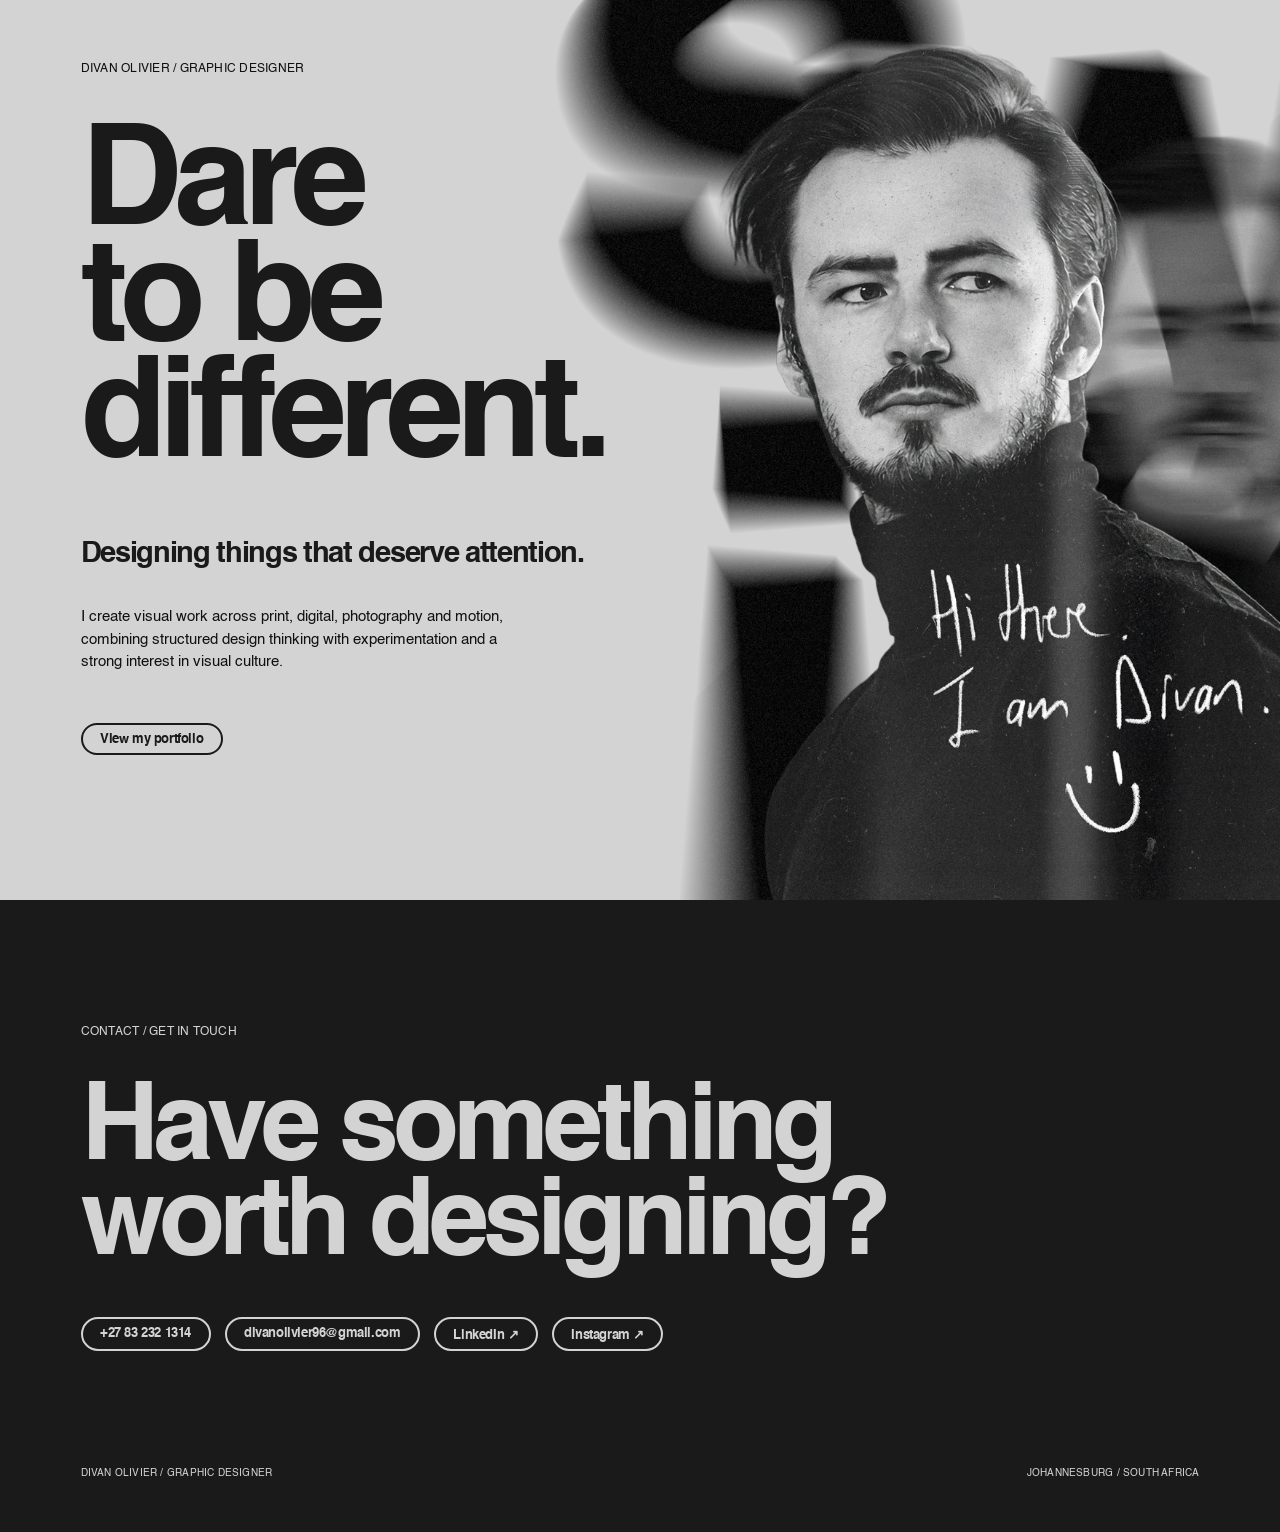
<file: index.html>
<!DOCTYPE html>
<html lang="en">
<head>
  <meta charset="UTF-8">
  <meta name="viewport" content="width=device-width, initial-scale=1.0">
  <title>Divan Olivier | Graphic Designer</title>
  <meta name="description" content="Divan Olivier is a graphic designer working across print, digital, photography and motion.">
  <link rel="stylesheet" href="style.css?v=20261004-mobile-subheading">
</head>
<body>
  <main>
    <section class="hero">
      <canvas class="hero-photo" role="img" aria-label="Portrait of Divan Olivier"></canvas>
      <div class="difference-lens" aria-hidden="true"></div>
      <div class="hero-content">
        <p class="eyebrow">DIVAN OLIVIER / GRAPHIC DESIGNER</p>
        <h1 class="headline-reveal"><span class="headline-main">Dare<br>to be<br>different.</span><span class="hidden-phrase" aria-hidden="true">In a<br>sea of<br>sameness</span></h1>
        <h2 class="hero-subheading">Designing things that deserve attention.</h2>
        <p class="intro">I create visual work across print, digital, photography and motion, combining structured design thinking with experimentation and a strong interest in visual culture.</p>
        <a class="pill" href="divan-portfolio.pdf" target="_blank" rel="noopener">View my portfolio</a>
      </div>
    </section>

    <section class="contact" aria-labelledby="contact-title">
      <p class="eyebrow">CONTACT / GET IN TOUCH</p>
      <h2 id="contact-title">Have something<br>worth designing?</h2>
      <div class="links">
        <a class="pill" href="tel:+27832321314">+27 83 232 1314</a>
        <a class="pill" href="mailto:divanolivier96@gmail.com">divanolivier96@gmail.com</a>
        <a class="pill" href="https://www.linkedin.com/in/divan-olivier-b3259116b/" target="_blank" rel="noopener">LinkedIn ↗</a>
        <a class="pill" href="https://www.instagram.com/official_divanolivier/" target="_blank" rel="noopener">Instagram ↗</a>
      </div>
      <p class="meta"><span>DIVAN OLIVIER / GRAPHIC DESIGNER</span><span>JOHANNESBURG / SOUTH AFRICA</span></p>
    </section>
  </main>
  <script src="script.js?v=20261004-mobile-subheading"></script>
</body>
</html>
</file>
<file: style.css>
@font-face{font-family:"Helvetica Local";src:url("Helvetica.ttf") format("truetype");font-weight:400;font-display:swap}
@font-face{font-family:"Helvetica Local";src:url("Helvetica-Bold.ttf") format("truetype");font-weight:700;font-display:swap}
@font-face{font-family:"Helvetica Local";src:url("helvetica-light-587ebe5a59211.ttf") format("truetype");font-weight:300;font-display:swap}
:root{--bg:#d3d3d3;--ink:#1a1a1a;--pad:6.3vw}
*{box-sizing:border-box;margin:0;padding:0}
body{background:var(--bg);color:var(--ink);font-family:"Helvetica Local",Helvetica,Arial,sans-serif;font-weight:400;overflow-x:hidden}

.eyebrow{font-size:clamp(11px,.95vw,19px);font-weight:300;letter-spacing:0;text-transform:uppercase}
h1,h2{font-weight:700;letter-spacing:-.05em}
.pill{display:inline-block;border:.2vw solid var(--ink);border-width:max(2px,.16vw);border-radius:99px;padding:.55em 1.3em;color:var(--ink);text-decoration:none;font-size:clamp(13px,1.05vw,21px);font-weight:700;letter-spacing:-.03em;transition:background .25s,color .25s}
.pill:hover{background:var(--ink);color:var(--bg)}

/* hero: type on the left, the photograph fills the right */
.hero{position:relative;min-height:100svh;overflow:hidden}
.hero-photo{position:absolute;inset:0;bottom:-1px;width:100%;height:calc(100% + 1px);display:block;object-fit:cover;object-position:right center;will-change:transform;user-select:none;pointer-events:none}
.hero-content{position:relative;z-index:2;display:flex;flex-direction:column;align-items:flex-start;padding:7vh var(--pad) 8vh;min-height:100svh}
.hero h1{margin-top:6vh;font-size:clamp(64px,10.9vw,240px);line-height:.83;letter-spacing:-.055em}
.hero h2{margin-top:7vh;font-size:clamp(20px,2.3vw,48px);letter-spacing:-.045em;line-height:1.05}
.intro{margin-top:4vh;max-width:36vw;font-size:clamp(13px,.95vw,19px);line-height:1.4;font-weight:300;letter-spacing:-.01em}
.hero .pill{margin-top:auto}

/* contact: same grey, same type, same pills */
.contact{position:relative;padding:14vh var(--pad) 6vh;display:flex;flex-direction:column;align-items:flex-start;gap:5vh;border-top:max(1px,.08vw) solid var(--ink)}
.contact h2{font-size:clamp(48px,8.4vw,190px);line-height:.88;letter-spacing:-.055em}
.links{display:flex;flex-wrap:wrap;gap:1.1vw}
.meta{display:flex;justify-content:space-between;gap:30px;width:100%;margin-top:8vh;font-size:clamp(10px,.8vw,15px);font-weight:300;letter-spacing:.02em}

@media(max-width:800px){
  :root{--pad:7vw}
  .hero{
    min-height:0;
    display:flex;
    flex-direction:column;
  }
  .hero-content{
    order:1;
    min-height:0;
    padding:4.5svh var(--pad) 5svh;
    background:#1a1a1a;
    color:#1a1a1a;
  }
  .hero-photo{
    position:relative;
    order:2;
    inset:auto;
    display:block;
    width:100%;
    height:75vw;
    min-height:0;
    max-height:none;
    aspect-ratio:auto;
    object-fit:cover;
    object-position:66% center;
    transform:none !important;
  }
  .hero h1{
    font-size:17vw;
    line-height:.86;
    margin-top:3svh;
  }
  .hero h2{
    font-size:5.4vw;
    line-height:1.08;
    margin-top:3.5svh;
    max-width:82vw;
  }
  .intro{
    max-width:84vw;
    font-size:15px !important;
    line-height:1.45 !important;
    margin-top:2.5svh;
  }
  .hero .pill{
    margin-top:3svh !important;
    margin-bottom:0;
    border-color:#d3d3d3;
    color:#d3d3d3;
    background:transparent;
  }
  .hero h1,
  .hero-content .headline-main{
    color:#d3d3d3 !important;
  }
  .hero-content .eyebrow,
  .hero-content .intro{
    color:#d3d3d3 !important;
  }
  .hero-content .pill:hover{
    background:#d3d3d3;
    color:#1a1a1a;
  }
  .links{flex-direction:column;align-items:flex-start;gap:10px}
  .meta{flex-direction:column;gap:8px}
  .contact{
    padding-top:9vh;
    gap:3.5vh;
    background:#1a1a1a;
    color:#d3d3d3;
    border-top-color:#d3d3d3;
  }
  .contact h2{font-size:15vw;line-height:.9}
  .contact .pill{
    font-size:14px;
    border-color:#d3d3d3;
    color:#d3d3d3;
    background:transparent;
  }
  .contact .eyebrow,
  .contact .meta,
  .contact .meta span{
    color:#d3d3d3 !important;
  }
  .contact .pill:hover{
    background:#d3d3d3;
    color:#1a1a1a;
  }
}
@media(prefers-reduced-motion:reduce){*{transition:none!important}}

/* ---------- clearer small text ---------- */
.eyebrow,
.intro,
.meta,
.meta span{
  font-weight:400 !important;      /* regular weight instead of Light */
  color:#111 !important;           /* slightly darker for contrast on the grey */
  -webkit-font-smoothing:antialiased;
  text-rendering:optimizeLegibility;
}
.intro{
  font-size:clamp(15px,1.15vw,23px) !important;
  line-height:1.5 !important;
  letter-spacing:0 !important;
}
.eyebrow,
.meta{
  letter-spacing:.02em !important;
}

/* ---------- fixed gap between the intro paragraph and the portfolio button ---------- */
.hero-content .pill,
.hero .pill{
  margin-top:clamp(28px,5.5vh,64px) !important;   /* the space above the button */
}
.hero-content .intro,
.hero .intro{
  margin-bottom:0 !important;
}


/* ---------- desktop contact inversion ---------- */
.contact{
  background:#1a1a1a;
  color:#d3d3d3;
  border-top:0;
}
.contact .eyebrow,
.contact .meta,
.contact .meta span{
  color:#d3d3d3 !important;
}
.contact .pill{
  border-color:#d3d3d3;
  color:#d3d3d3;
  background:transparent;
}
.contact .pill:hover{
  background:#d3d3d3;
  color:#1a1a1a;
}


/* ---------- subtle cursor difference lens ---------- */
.difference-lens{
  position:fixed;
  z-index:3;
  width:clamp(140px,12vw,230px);
  height:clamp(140px,12vw,230px);
  border-radius:50%;
  pointer-events:none;
  opacity:0;
  transform:translate(-50%,-50%) scale(.92);
  background:rgba(255,255,255,.9);
  mix-blend-mode:difference;
  filter:blur(18px);
  transition:opacity .25s ease,transform .35s ease;
  will-change:left,top,transform,opacity;
}
.hero:hover .difference-lens{
  opacity:.72;
  transform:translate(-50%,-50%) scale(1);
}
@media(max-width:800px){
  .difference-lens{display:none}
}
@media(prefers-reduced-motion:reduce){
  .difference-lens{display:none}
}

/* ---------- context-sensitive designer cursors ---------- */
@media (pointer:fine) and (prefers-reduced-motion:no-preference){
  html, body{
    cursor:url("data:image/svg+xml,%3Csvg xmlns='http://www.w3.org/2000/svg' width='32' height='32' viewBox='0 0 32 32'%3E%3Ccircle cx='16' cy='16' r='9' fill='none' stroke='%231a1a1a' stroke-width='2'/%3E%3Ccircle cx='16' cy='16' r='2' fill='%231a1a1a'/%3E%3C/svg%3E") 16 16, auto;
  }

  .hero, .hero a, .hero button, .hero .pill{
    cursor:url("data:image/svg+xml,%3Csvg xmlns='http://www.w3.org/2000/svg' width='32' height='32' viewBox='0 0 32 32'%3E%3Ccircle cx='16' cy='16' r='9' fill='none' stroke='%231a1a1a' stroke-width='2'/%3E%3Ccircle cx='16' cy='16' r='2' fill='%231a1a1a'/%3E%3C/svg%3E") 16 16, auto;
  }

  .contact, .contact a, .contact button, .contact .pill{
    cursor:url("data:image/svg+xml,%3Csvg xmlns='http://www.w3.org/2000/svg' width='32' height='32' viewBox='0 0 32 32'%3E%3Cpath d='M3 3L9 25L13 17L21 13L3 3Z' fill='%23ffffff' stroke='%23ffffff' stroke-width='1.5' stroke-linejoin='round'/%3E%3Cpath d='M13 17L18 23' fill='none' stroke='%231a1a1a' stroke-width='1.5'/%3E%3C/svg%3E") 3 3, auto;
  }
}

@media(max-width:800px){
  .hero, .contact, .hero a, .contact a, .hero button, .contact button, .hero .pill, .contact .pill{
    cursor:auto;
  }
}


/* ---------- localized headline reveal ---------- */
.headline-reveal{
  position:relative;
  isolation:isolate;
}
.headline-reveal .headline-main{
  position:relative;
  z-index:2;
  display:block;
  color:#1a1a1a;
  transition:none;
}
.hidden-phrase{
  position:absolute;
  inset:0;
  z-index:1;
  display:block;
  color:#1a1a1a;
  font:inherit;
  line-height:inherit;
  letter-spacing:inherit;
  pointer-events:none;
  text-align:left;
  clip-path:circle(0px at 50% 50%);
  -webkit-clip-path:circle(0px at 50% 50%);
}
@media(max-width:800px){
  .hidden-phrase{display:none}
}


/* Portfolio button switches from the brush to the Pen Tool cursor */
@media (pointer:fine) and (prefers-reduced-motion:no-preference){
  .hero .pill{
    cursor:url("data:image/svg+xml,%3Csvg xmlns='http://www.w3.org/2000/svg' width='32' height='32' viewBox='0 0 32 32'%3E%3Cpath d='M3 3L9 25L13 17L21 13L3 3Z' fill='%23ffffff' stroke='%23ffffff' stroke-width='1.5' stroke-linejoin='round'/%3E%3Cpath d='M13 17L18 23' fill='none' stroke='%231a1a1a' stroke-width='1.5'/%3E%3C/svg%3E") 3 3, auto;
  }
}

/* ---------- clean mobile headline ---------- */
@media(max-width:800px){
  .hero-content .headline-reveal{
    display:block !important;
    position:relative !important;
    z-index:2 !important;
    width:100% !important;
    height:auto !important;
    min-height:0 !important;
    margin-top:3svh !important;
    font-size:17vw !important;
    line-height:.86 !important;
    letter-spacing:-.055em !important;
    font-weight:700 !important;
    color:#d3d3d3 !important;
    visibility:visible !important;
    opacity:1 !important;
  }

  .hero-content .headline-reveal .headline-main{
    display:block !important;
    position:relative !important;
    z-index:2 !important;
    color:#d3d3d3 !important;
    visibility:visible !important;
    opacity:1 !important;
  }

  .hero-content .headline-reveal .hidden-phrase{
    display:none !important;
  }

  .hero h2{
    margin-top:3svh !important;
  }

  .hero-content .eyebrow{
    margin:0 !important;
  }
}

/* ---------- mobile hero subheading visibility ---------- */
@media(max-width:800px){
  .hero h2{
    display:block !important;
    position:relative !important;
    z-index:3 !important;
    visibility:visible !important;
    opacity:1 !important;
    color:#d3d3d3 !important;
    width:100% !important;
    max-width:82vw !important;
    height:auto !important;
    min-height:0 !important;
    overflow:visible !important;
    margin-top:3svh !important;
  }
}


/* ---------- definitive mobile hero subheading ---------- */
@media screen and (max-width:800px){
  .hero-content > .hero-subheading{
    display:block !important;
    visibility:visible !important;
    opacity:1 !important;
    position:relative !important;
    z-index:10 !important;
    flex:0 0 auto !important;
    width:100% !important;
    max-width:82vw !important;
    height:auto !important;
    min-height:1.2em !important;
    margin:3svh 0 0 !important;
    padding:0 !important;
    overflow:visible !important;
    font-family:"Helvetica Local",Helvetica,Arial,sans-serif !important;
    font-size:5.4vw !important;
    line-height:1.08 !important;
    font-weight:700 !important;
    letter-spacing:-.045em !important;
    color:#d3d3d3 !important;
    text-indent:0 !important;
    transform:none !important;
    clip:auto !important;
    clip-path:none !important;
    -webkit-clip-path:none !important;
    mask:none !important;
    -webkit-mask:none !important;
  }
}
</file>
